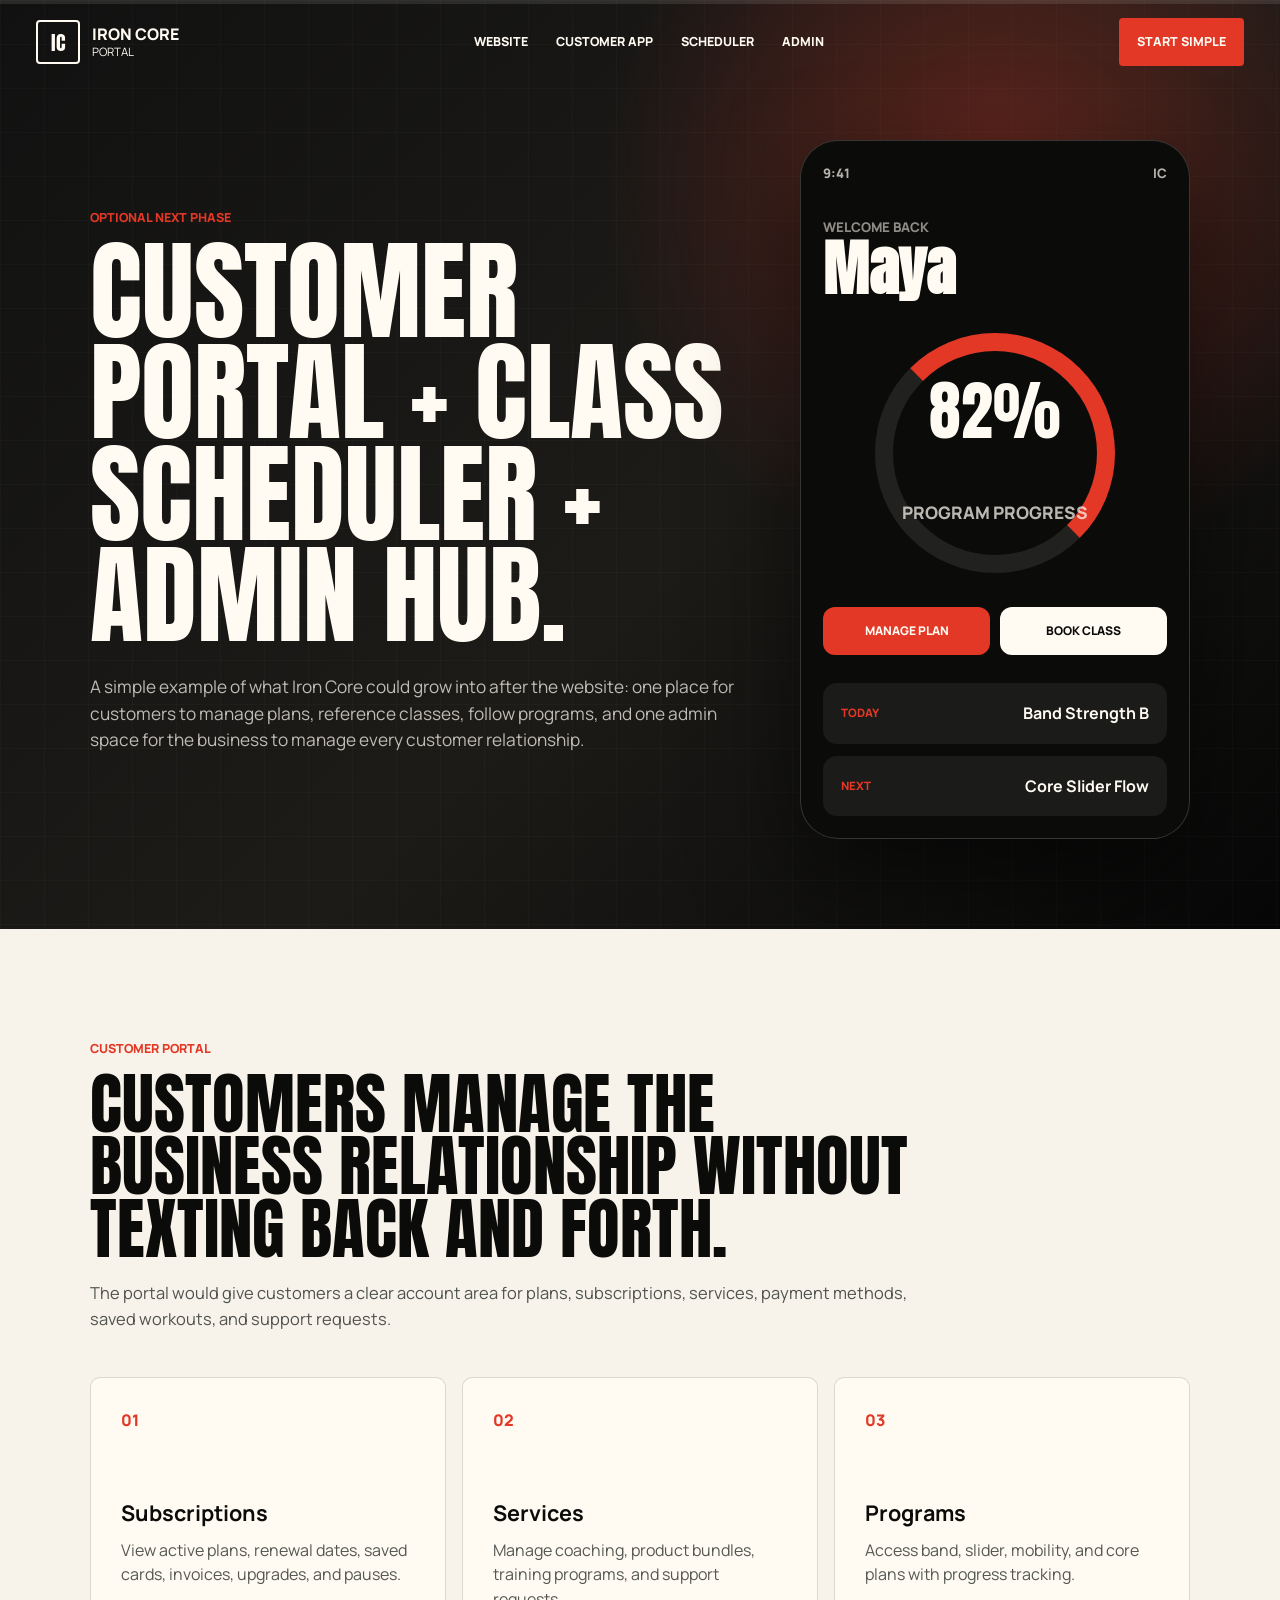
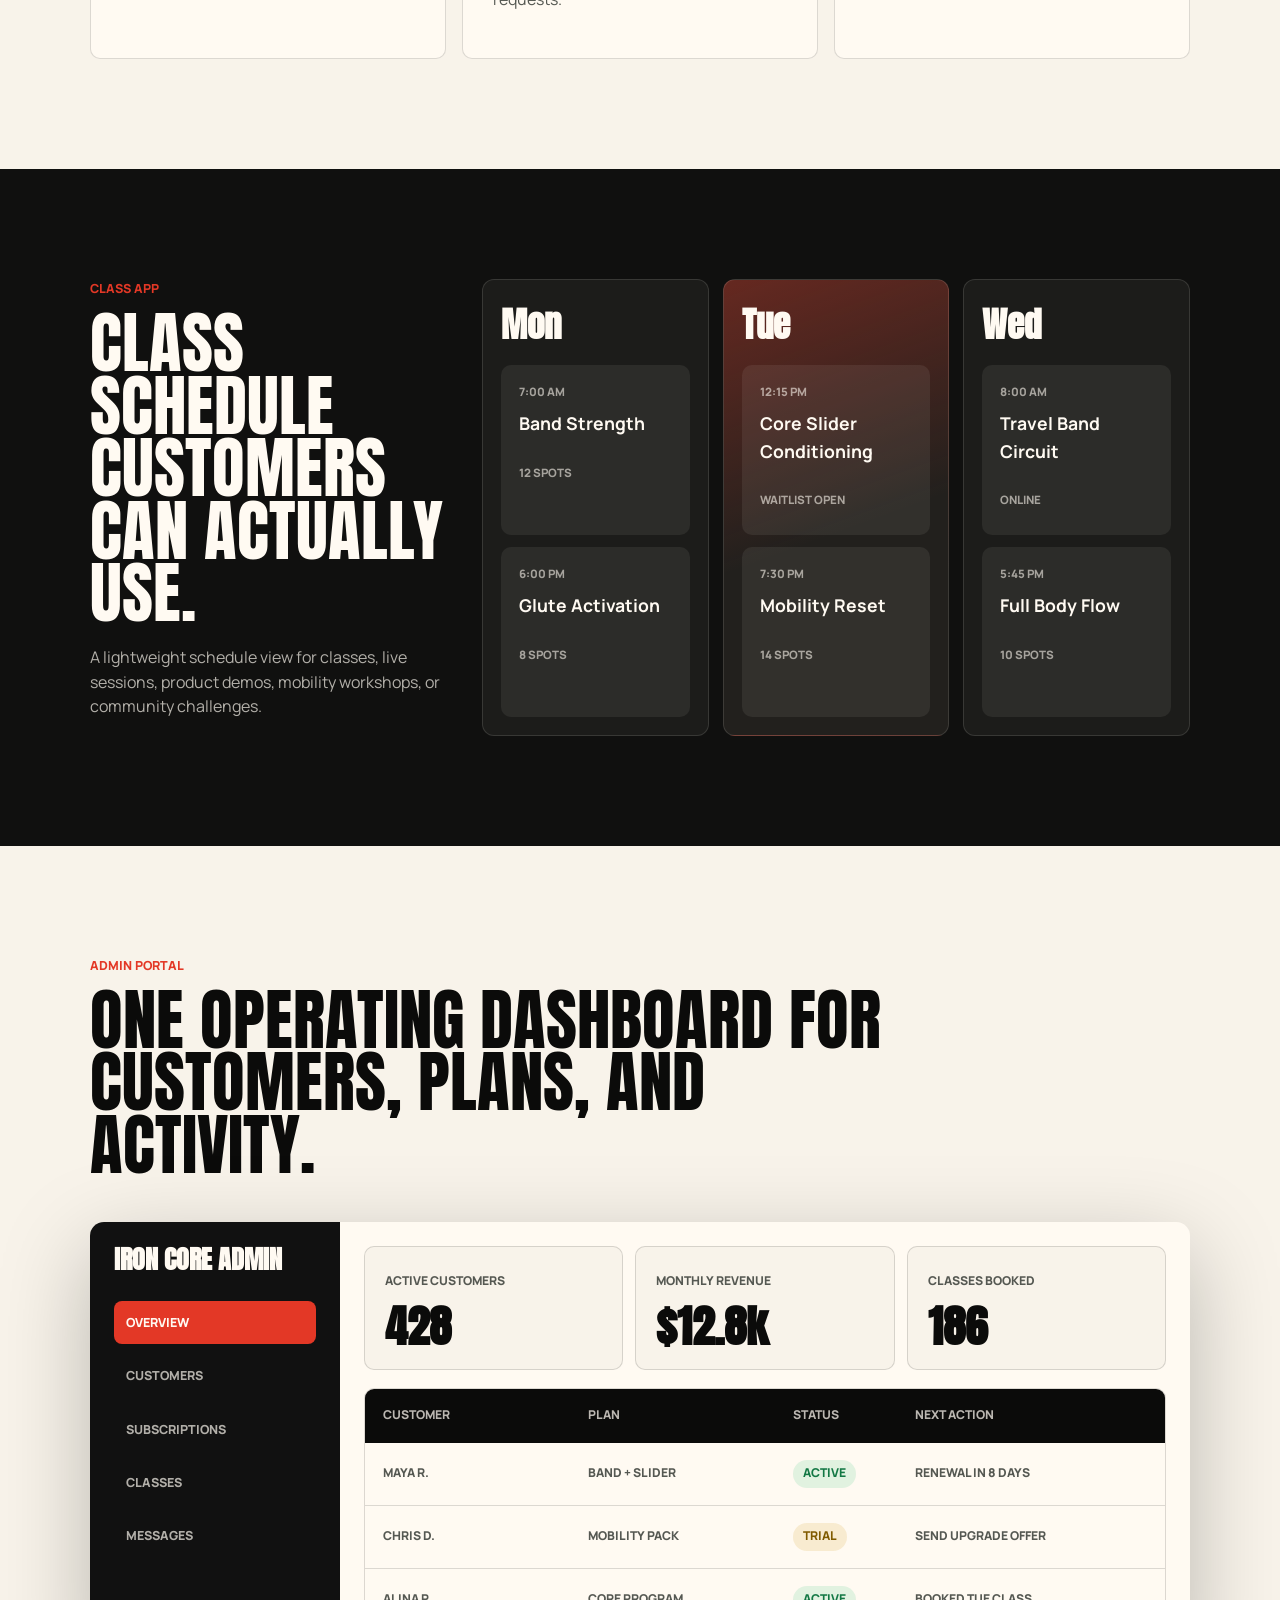
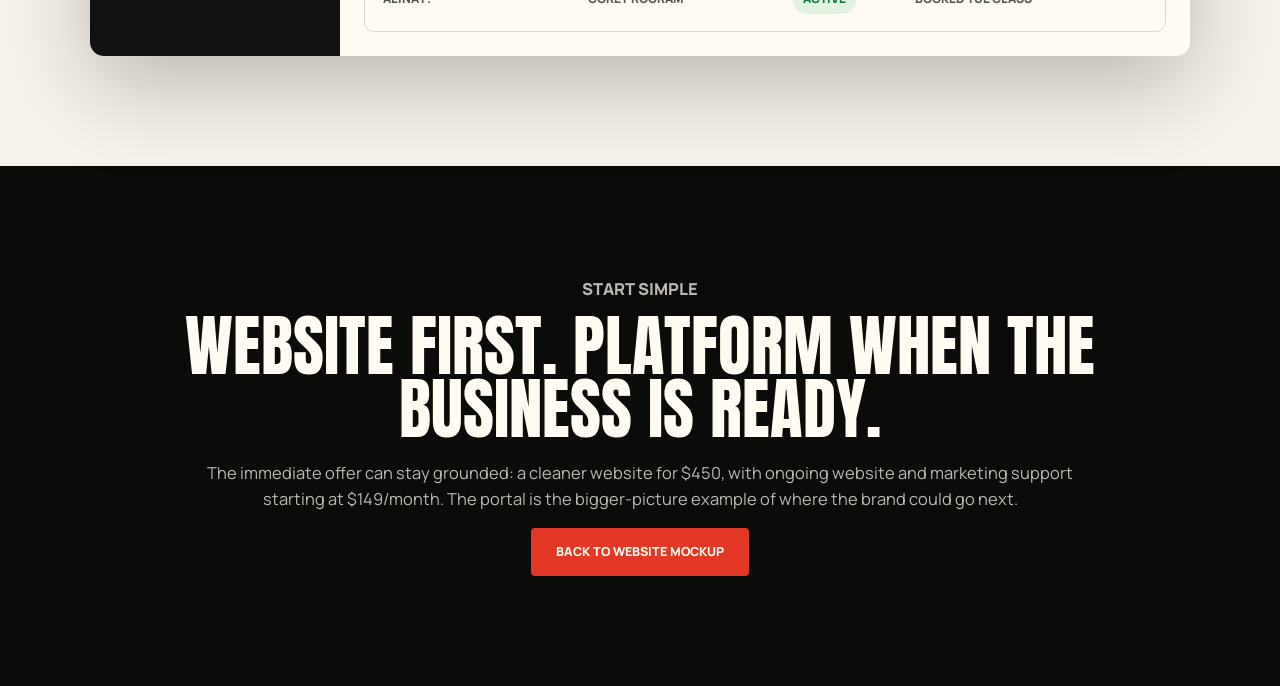
<file: portal.html>
<!doctype html>
<html lang="en">
  <head>
    <meta charset="utf-8" />
    <meta name="viewport" content="width=device-width, initial-scale=1" />
    <title>Iron Core Fitness | Customer Portal Mockup</title>
    <meta
      name="description"
      content="A concept customer portal, class scheduler, and admin dashboard for Iron Core Fitness."
    />
    <link rel="preconnect" href="https://fonts.googleapis.com" />
    <link rel="preconnect" href="https://fonts.gstatic.com" crossorigin />
    <link
      href="https://fonts.googleapis.com/css2?family=Anton&family=Manrope:wght@400;600;700;800&display=swap"
      rel="stylesheet"
    />
    <link rel="stylesheet" href="styles.css" />
    <script>
      document.documentElement.classList.add("js");
    </script>
  </head>
  <body class="portal-page">
    <div class="progress-rail" aria-hidden="true"><span id="scrollProgress"></span></div>

    <header class="site-header is-scrolled" id="top">
      <a class="brand" href="index.html" aria-label="Back to Iron Core Fitness home">
        <span class="brand-mark">IC</span>
        <span>
          <strong>Iron Core</strong>
          <small>Portal</small>
        </span>
      </a>
      <button class="menu-toggle" type="button" aria-label="Open navigation" aria-expanded="false">
        <span></span><span></span>
      </button>
      <nav class="main-nav" aria-label="Primary navigation">
        <a href="index.html">Website</a>
        <a href="#customer">Customer App</a>
        <a href="#scheduler">Scheduler</a>
        <a href="#admin">Admin</a>
      </nav>
      <a class="header-cta" href="index.html#contact">Start Simple</a>
    </header>

    <main>
      <section class="portal-hero">
        <div class="portal-hero-copy reveal">
          <p class="eyebrow">Optional next phase</p>
          <h1>Customer Portal + Class Scheduler + Admin Hub.</h1>
          <p>
            A simple example of what Iron Core could grow into after the website: one place for
            customers to manage plans, reference classes, follow programs, and one admin space for
            the business to manage every customer relationship.
          </p>
        </div>
        <div class="portal-device reveal delay-1" aria-label="Customer portal phone preview">
          <div class="device-status">
            <span>9:41</span>
            <span>IC</span>
          </div>
          <div class="device-greeting">
            <small>Welcome back</small>
            <strong>Maya</strong>
          </div>
          <div class="plan-ring">
            <span>82%</span>
            <p>Program progress</p>
          </div>
          <div class="device-actions">
            <button>Manage Plan</button>
            <button>Book Class</button>
          </div>
          <div class="device-list">
            <div>
              <span>Today</span>
              <strong>Band Strength B</strong>
            </div>
            <div>
              <span>Next</span>
              <strong>Core Slider Flow</strong>
            </div>
          </div>
        </div>
      </section>

      <section class="section portal-section" id="customer">
        <div class="section-head reveal">
          <p class="eyebrow">Customer portal</p>
          <h2>Customers manage the business relationship without texting back and forth.</h2>
          <p>
            The portal would give customers a clear account area for plans, subscriptions,
            services, payment methods, saved workouts, and support requests.
          </p>
        </div>
        <div class="portal-feature-grid">
          <article class="portal-feature reveal">
            <span>01</span>
            <h3>Subscriptions</h3>
            <p>View active plans, renewal dates, saved cards, invoices, upgrades, and pauses.</p>
          </article>
          <article class="portal-feature reveal delay-1">
            <span>02</span>
            <h3>Services</h3>
            <p>Manage coaching, product bundles, training programs, and support requests.</p>
          </article>
          <article class="portal-feature reveal delay-2">
            <span>03</span>
            <h3>Programs</h3>
            <p>Access band, slider, mobility, and core plans with progress tracking.</p>
          </article>
        </div>
      </section>

      <section class="section schedule-section" id="scheduler">
        <div class="scheduler-shell reveal">
          <aside class="schedule-sidebar">
            <p class="eyebrow">Class app</p>
            <h2>Class schedule customers can actually use.</h2>
            <p>
              A lightweight schedule view for classes, live sessions, product demos, mobility
              workshops, or community challenges.
            </p>
          </aside>
          <div class="schedule-board">
            <div class="schedule-day">
              <strong>Mon</strong>
              <article>
                <span>7:00 AM</span>
                <b>Band Strength</b>
                <small>12 spots</small>
              </article>
              <article>
                <span>6:00 PM</span>
                <b>Glute Activation</b>
                <small>8 spots</small>
              </article>
            </div>
            <div class="schedule-day hot">
              <strong>Tue</strong>
              <article>
                <span>12:15 PM</span>
                <b>Core Slider Conditioning</b>
                <small>Waitlist open</small>
              </article>
              <article>
                <span>7:30 PM</span>
                <b>Mobility Reset</b>
                <small>14 spots</small>
              </article>
            </div>
            <div class="schedule-day">
              <strong>Wed</strong>
              <article>
                <span>8:00 AM</span>
                <b>Travel Band Circuit</b>
                <small>Online</small>
              </article>
              <article>
                <span>5:45 PM</span>
                <b>Full Body Flow</b>
                <small>10 spots</small>
              </article>
            </div>
          </div>
        </div>
      </section>

      <section class="section admin-section" id="admin">
        <div class="section-head reveal">
          <p class="eyebrow">Admin portal</p>
          <h2>One operating dashboard for customers, plans, and activity.</h2>
        </div>
        <div class="admin-dashboard reveal">
          <aside class="admin-nav">
            <strong>Iron Core Admin</strong>
            <a class="active" href="#admin">Overview</a>
            <a href="#admin">Customers</a>
            <a href="#admin">Subscriptions</a>
            <a href="#admin">Classes</a>
            <a href="#admin">Messages</a>
          </aside>
          <div class="admin-main">
            <div class="admin-stats">
              <article>
                <span>Active Customers</span>
                <strong>428</strong>
              </article>
              <article>
                <span>Monthly Revenue</span>
                <strong>$12.8k</strong>
              </article>
              <article>
                <span>Classes Booked</span>
                <strong>186</strong>
              </article>
            </div>
            <div class="admin-table">
              <div class="table-row head">
                <span>Customer</span>
                <span>Plan</span>
                <span>Status</span>
                <span>Next action</span>
              </div>
              <div class="table-row">
                <span>Maya R.</span>
                <span>Band + Slider</span>
                <span class="pill good">Active</span>
                <span>Renewal in 8 days</span>
              </div>
              <div class="table-row">
                <span>Chris D.</span>
                <span>Mobility Pack</span>
                <span class="pill warn">Trial</span>
                <span>Send upgrade offer</span>
              </div>
              <div class="table-row">
                <span>Alina P.</span>
                <span>Core Program</span>
                <span class="pill good">Active</span>
                <span>Booked Tue class</span>
              </div>
            </div>
          </div>
        </div>
      </section>

      <section class="portal-close section">
        <div class="cta-box reveal">
          <p class="eyebrow">Start simple</p>
          <h2>Website first. Platform when the business is ready.</h2>
          <p>
            The immediate offer can stay grounded: a cleaner website for $450, with ongoing website
            and marketing support starting at $149/month. The portal is the bigger-picture example
            of where the brand could go next.
          </p>
          <a class="button button-primary" href="index.html">Back to Website Mockup</a>
        </div>
      </section>
    </main>

    <script src="script.js"></script>
  </body>
</html>
</file>
<file: styles.css>
:root {
  --ink: #0b0b0a;
  --charcoal: #151515;
  --steel: #6f7672;
  --ash: #e7e1d8;
  --paper: #f8f3ea;
  --white: #fffaf2;
  --red: #e33826;
  --red-dark: #a61f14;
  --gold: #d8a436;
  --green: #2fbf71;
  --line: rgba(11, 11, 10, 0.14);
  --shadow: 0 28px 90px rgba(0, 0, 0, 0.25);
}

* {
  box-sizing: border-box;
}

html {
  scroll-behavior: smooth;
}

body {
  margin: 0;
  background: var(--paper);
  color: var(--ink);
  font-family: "Manrope", sans-serif;
  line-height: 1.55;
}

body.menu-open {
  overflow: hidden;
}

img {
  display: block;
  max-width: 100%;
}

a {
  color: inherit;
  text-decoration: none;
}

button,
input {
  font: inherit;
}

.progress-rail {
  position: fixed;
  top: 0;
  left: 0;
  z-index: 80;
  width: 100%;
  height: 4px;
  background: rgba(255, 250, 242, 0.1);
}

.progress-rail span {
  display: block;
  width: 0%;
  height: 100%;
  background: var(--red);
}

.site-header {
  position: fixed;
  inset: 0 0 auto 0;
  z-index: 70;
  display: grid;
  grid-template-columns: auto 1fr auto;
  align-items: center;
  gap: 28px;
  padding: 18px 36px;
  color: var(--white);
  transition: background 220ms ease, color 220ms ease, box-shadow 220ms ease;
}

.site-header.is-scrolled {
  background: rgba(248, 243, 234, 0.92);
  color: var(--ink);
  box-shadow: 0 12px 40px rgba(0, 0, 0, 0.08);
  backdrop-filter: blur(18px);
}

.brand {
  display: inline-flex;
  align-items: center;
  gap: 12px;
  min-width: max-content;
}

.brand-mark {
  display: grid;
  width: 44px;
  height: 44px;
  place-items: center;
  border: 2px solid currentColor;
  border-radius: 4px;
  font-family: "Anton", sans-serif;
  font-size: 1.25rem;
}

.brand strong,
.brand small {
  display: block;
  line-height: 1;
}

.brand strong {
  font-weight: 800;
  text-transform: uppercase;
}

.brand small {
  margin-top: 4px;
  color: currentColor;
  font-size: 0.72rem;
  text-transform: uppercase;
}

.main-nav {
  display: flex;
  justify-content: center;
  gap: 28px;
  font-size: 0.78rem;
  font-weight: 800;
  text-transform: uppercase;
}

.main-nav a {
  position: relative;
}

.main-nav a::after {
  position: absolute;
  right: 0;
  bottom: -7px;
  left: 0;
  height: 2px;
  background: var(--red);
  content: "";
  transform: scaleX(0);
  transform-origin: left;
  transition: transform 180ms ease;
}

.main-nav a:hover::after {
  transform: scaleX(1);
}

.header-cta,
.button,
.signup-form button,
.mobile-shop a {
  display: inline-flex;
  align-items: center;
  justify-content: center;
  min-height: 48px;
  border-radius: 4px;
  font-size: 0.78rem;
  font-weight: 900;
  text-transform: uppercase;
}

.header-cta {
  padding: 0 18px;
  background: var(--red);
  color: var(--white);
}

.menu-toggle {
  display: none;
}

.hero {
  position: relative;
  min-height: 100svh;
  overflow: hidden;
  background: var(--ink);
  color: var(--white);
}

.hero-media,
.hero-overlay {
  position: absolute;
  inset: 0;
}

.hero-media img {
  width: 100%;
  height: 100%;
  object-fit: cover;
  filter: saturate(0.82) contrast(1.06);
  transform: scale(1.06);
}

.hero-overlay {
  background:
    radial-gradient(circle at 82% 22%, rgba(227, 56, 38, 0.32), transparent 30%),
    linear-gradient(90deg, rgba(0, 0, 0, 0.88), rgba(0, 0, 0, 0.34) 54%, rgba(0, 0, 0, 0.7));
}

.hero-grid {
  position: relative;
  z-index: 2;
  display: grid;
  min-height: 100svh;
  grid-template-columns: minmax(0, 1fr) 360px;
  align-items: end;
  gap: 48px;
  padding: 150px 7vw 84px;
}

.hero-copy {
  max-width: 860px;
}

.eyebrow {
  margin: 0 0 14px;
  color: var(--red);
  font-size: 0.78rem;
  font-weight: 900;
  text-transform: uppercase;
}

h1,
h2,
h3,
p {
  margin-top: 0;
}

h1,
h2 {
  font-family: "Anton", sans-serif;
  font-weight: 400;
  line-height: 0.93;
  text-transform: uppercase;
}

h1 {
  max-width: 780px;
  margin-bottom: 28px;
  font-size: 6.8rem;
}

h2 {
  margin-bottom: 20px;
  font-size: 4.2rem;
}

h3 {
  margin-bottom: 12px;
  font-size: 1.35rem;
  line-height: 1.14;
}

.hero-text {
  max-width: 600px;
  color: rgba(255, 250, 242, 0.82);
  font-size: 1.14rem;
}

.hero-actions {
  display: flex;
  flex-wrap: wrap;
  gap: 14px;
  margin-top: 34px;
}

.button {
  padding: 0 24px;
  border: 1px solid transparent;
}

.button-primary {
  background: var(--red);
  color: var(--white);
}

.button-ghost {
  border-color: rgba(255, 250, 242, 0.42);
  background: rgba(255, 250, 242, 0.08);
  color: var(--white);
  backdrop-filter: blur(12px);
}

.hero-panel {
  display: grid;
  gap: 1px;
  align-self: end;
  border: 1px solid rgba(255, 250, 242, 0.22);
  background: rgba(255, 250, 242, 0.12);
  box-shadow: var(--shadow);
  backdrop-filter: blur(18px);
}

.hero-panel div {
  padding: 24px;
  background: rgba(0, 0, 0, 0.35);
}

.metric {
  display: block;
  margin-bottom: 6px;
  color: var(--white);
  font-family: "Anton", sans-serif;
  font-size: 3rem;
  line-height: 1;
}

.hero-panel p {
  margin: 0;
  color: rgba(255, 250, 242, 0.72);
  font-size: 0.86rem;
  font-weight: 800;
  text-transform: uppercase;
}

.scroll-cue {
  position: absolute;
  bottom: 22px;
  left: 50%;
  z-index: 3;
  display: grid;
  width: 34px;
  height: 54px;
  place-items: start center;
  border: 1px solid rgba(255, 250, 242, 0.44);
  border-radius: 18px;
  transform: translateX(-50%);
}

.scroll-cue span {
  width: 5px;
  height: 10px;
  margin-top: 10px;
  border-radius: 8px;
  background: var(--white);
  animation: scrollCue 1.6s ease-in-out infinite;
}

.marquee-band {
  overflow: hidden;
  border-block: 1px solid var(--ink);
  background: var(--red);
  color: var(--white);
}

.marquee-track {
  display: flex;
  width: max-content;
  animation: marquee 22s linear infinite;
}

.marquee-track span {
  padding: 18px 34px;
  font-family: "Anton", sans-serif;
  font-size: 2rem;
  text-transform: uppercase;
}

.section {
  padding: 110px 7vw;
}

.section-head {
  max-width: 820px;
  margin-bottom: 46px;
}

.section-head p:not(.eyebrow),
.product-copy p,
.workout-sticky p,
.proof-copy p,
.cta-box p {
  color: #4f524e;
  font-size: 1.03rem;
}

.goal-grid {
  display: grid;
  grid-template-columns: repeat(4, minmax(0, 1fr));
  gap: 14px;
}

.goal-card {
  min-height: 270px;
  padding: 26px;
  border: 1px solid var(--line);
  border-radius: 8px;
  background: var(--white);
  transition: transform 220ms ease, box-shadow 220ms ease, border-color 220ms ease;
}

.goal-card:hover {
  border-color: color-mix(in srgb, var(--accent) 62%, var(--ink));
  box-shadow: 0 22px 60px rgba(0, 0, 0, 0.12);
  transform: translateY(-8px);
}

.goal-card span {
  display: inline-flex;
  margin-bottom: 54px;
  color: var(--accent);
  font-weight: 900;
}

.goal-card h3 {
  font-size: 1.55rem;
}

.goal-card p {
  margin: 0;
  color: #555852;
}

.product-stage {
  display: grid;
  grid-template-columns: minmax(0, 1.05fr) minmax(360px, 0.95fr);
  gap: 48px;
  align-items: stretch;
  margin-top: 90px;
  background: var(--ink);
  color: var(--white);
}

.product-image {
  min-height: 520px;
  overflow: hidden;
}

.product-image img {
  width: 100%;
  height: 100%;
  object-fit: cover;
  filter: saturate(0.9);
}

.product-copy {
  display: flex;
  flex-direction: column;
  justify-content: center;
  padding: 56px;
}

.product-copy p {
  color: rgba(255, 250, 242, 0.72);
}

.region-grid {
  display: grid;
  grid-template-columns: repeat(3, 1fr);
  gap: 10px;
  margin-top: 24px;
}

.region-grid a {
  display: grid;
  min-height: 76px;
  place-items: center;
  border: 1px solid rgba(255, 250, 242, 0.24);
  border-radius: 6px;
  font-family: "Anton", sans-serif;
  font-size: 1.8rem;
  transition: background 180ms ease, transform 180ms ease;
}

.region-grid a:hover {
  background: var(--red);
  transform: translateY(-3px);
}

.gear {
  background: #111;
  color: var(--white);
}

.gear .section-head p:not(.eyebrow) {
  color: rgba(255, 250, 242, 0.72);
}

.gear-grid {
  display: grid;
  grid-template-columns: repeat(3, minmax(0, 1fr));
  gap: 16px;
}

.gear-card {
  overflow: hidden;
  border: 1px solid rgba(255, 250, 242, 0.14);
  border-radius: 8px;
  background: #1c1c1a;
}

.gear-card img {
  width: 100%;
  height: 280px;
  object-fit: cover;
  transition: transform 450ms ease;
}

.gear-card:hover img {
  transform: scale(1.06);
}

.gear-card div {
  padding: 26px;
}

.gear-card p {
  color: rgba(255, 250, 242, 0.68);
}

.gear-card a,
.workout-card a {
  color: var(--red);
  font-size: 0.78rem;
  font-weight: 900;
  text-transform: uppercase;
}

.workouts {
  background:
    linear-gradient(90deg, rgba(227, 56, 38, 0.09), transparent 34%),
    var(--paper);
}

.workout-layout {
  display: grid;
  grid-template-columns: 380px minmax(0, 1fr);
  gap: 60px;
}

.workout-sticky {
  position: sticky;
  top: 116px;
  align-self: start;
}

.filter-row {
  display: flex;
  flex-wrap: wrap;
  gap: 8px;
  margin-top: 24px;
}

.filter {
  min-height: 40px;
  padding: 0 14px;
  border: 1px solid var(--line);
  border-radius: 4px;
  background: var(--white);
  color: var(--ink);
  cursor: pointer;
  font-size: 0.76rem;
  font-weight: 900;
  text-transform: uppercase;
}

.filter.active {
  border-color: var(--red);
  background: var(--red);
  color: var(--white);
}

.workout-list {
  display: grid;
  gap: 18px;
}

.workout-card {
  min-height: 230px;
  padding: 34px;
  border: 1px solid var(--line);
  border-radius: 8px;
  background: var(--white);
  box-shadow: 0 18px 50px rgba(0, 0, 0, 0.06);
  transition: opacity 180ms ease, transform 180ms ease;
}

.workout-card.is-hidden {
  display: none;
}

.workout-card span,
.guide-card span {
  display: inline-block;
  margin-bottom: 26px;
  color: var(--red);
  font-size: 0.76rem;
  font-weight: 900;
  text-transform: uppercase;
}

.workout-card h3 {
  font-size: 1.8rem;
}

.workout-card p {
  max-width: 620px;
  color: #555852;
}

.proof {
  display: grid;
  grid-template-columns: minmax(0, 0.95fr) minmax(360px, 0.85fr);
  gap: 60px;
  align-items: center;
  background: var(--white);
}

.proof-media {
  overflow: hidden;
  border-radius: 8px;
  box-shadow: var(--shadow);
}

.proof-media img {
  width: 100%;
  height: 640px;
  object-fit: cover;
}

.check-list {
  display: grid;
  gap: 14px;
  margin: 28px 0 0;
  padding: 0;
  list-style: none;
}

.check-list li {
  position: relative;
  padding-left: 30px;
  font-weight: 700;
}

.check-list li::before {
  position: absolute;
  top: 2px;
  left: 0;
  color: var(--red);
  content: "✓";
  font-weight: 900;
}

.guide-grid {
  display: grid;
  grid-template-columns: repeat(3, minmax(0, 1fr));
  gap: 16px;
}

.guide-card {
  min-height: 310px;
  padding: 30px;
  border: 1px solid var(--line);
  border-radius: 8px;
  background: var(--white);
  transition: transform 220ms ease, box-shadow 220ms ease;
}

.guide-card:hover {
  box-shadow: 0 24px 70px rgba(0, 0, 0, 0.12);
  transform: translateY(-8px);
}

.guide-card h3 {
  font-size: 1.75rem;
}

.guide-card p {
  color: #555852;
}

.cta-section {
  background: var(--ink);
  color: var(--white);
}

.cta-box {
  max-width: 920px;
  margin: 0 auto;
  text-align: center;
}

.cta-box p {
  color: rgba(255, 250, 242, 0.72);
}

.signup-form {
  display: grid;
  max-width: 560px;
  grid-template-columns: 1fr auto;
  gap: 10px;
  margin: 34px auto 14px;
}

.signup-form input {
  min-height: 56px;
  border: 1px solid rgba(255, 250, 242, 0.2);
  border-radius: 4px;
  background: rgba(255, 250, 242, 0.08);
  color: var(--white);
  padding: 0 16px;
}

.signup-form button {
  border: 0;
  background: var(--red);
  color: var(--white);
  padding: 0 22px;
  cursor: pointer;
}

.form-note {
  font-size: 0.86rem;
}

.site-footer {
  display: grid;
  grid-template-columns: minmax(0, 1fr) auto;
  gap: 48px;
  padding: 56px 7vw 86px;
  background: #070707;
  color: var(--white);
}

.site-footer p {
  max-width: 380px;
  margin: 18px 0 0;
  color: rgba(255, 250, 242, 0.62);
}

.site-footer nav {
  display: flex;
  flex-wrap: wrap;
  justify-content: flex-end;
  gap: 18px 28px;
  max-width: 520px;
}

.site-footer a {
  font-size: 0.78rem;
  font-weight: 900;
  text-transform: uppercase;
}

.mobile-shop {
  display: none;
}

.portal-preview {
  display: grid;
  grid-template-columns: minmax(0, 0.9fr) 420px;
  gap: 56px;
  align-items: center;
  background: var(--white);
}

.portal-preview-copy {
  max-width: 760px;
}

.portal-preview-copy p:not(.eyebrow) {
  color: #4f524e;
  font-size: 1.04rem;
}

.portal-preview-copy .button {
  margin-top: 16px;
}

.portal-mini {
  display: grid;
  gap: 14px;
  padding: 22px;
  border-radius: 22px;
  background: #111;
  color: var(--white);
  box-shadow: var(--shadow);
}

.mini-top {
  display: flex;
  align-items: center;
  justify-content: space-between;
  margin-bottom: 4px;
}

.mini-top span {
  width: 42px;
  height: 6px;
  border-radius: 999px;
  background: rgba(255, 250, 242, 0.3);
}

.mini-card {
  padding: 20px;
  border: 1px solid rgba(255, 250, 242, 0.12);
  border-radius: 14px;
  background: #1d1d1b;
}

.mini-card.active {
  background:
    linear-gradient(135deg, rgba(227, 56, 38, 0.5), transparent 62%),
    #24211d;
}

.mini-card p,
.mini-card small {
  margin: 0;
  color: rgba(255, 250, 242, 0.6);
  font-size: 0.78rem;
  font-weight: 800;
  text-transform: uppercase;
}

.mini-card strong {
  display: block;
  margin: 6px 0;
  font-size: 1.15rem;
}

.mini-grid {
  display: grid;
  grid-template-columns: repeat(2, 1fr);
  gap: 10px;
}

.mini-grid span {
  display: grid;
  min-height: 54px;
  place-items: center;
  border-radius: 10px;
  background: rgba(255, 250, 242, 0.08);
  font-size: 0.75rem;
  font-weight: 900;
  text-transform: uppercase;
}

.portal-page {
  background: #10100f;
}

.portal-hero {
  position: relative;
  display: grid;
  min-height: 100svh;
  grid-template-columns: minmax(0, 1fr) 390px;
  gap: 58px;
  align-items: center;
  overflow: hidden;
  padding: 140px 7vw 90px;
  background:
    radial-gradient(circle at 78% 20%, rgba(227, 56, 38, 0.35), transparent 32%),
    linear-gradient(135deg, #111 0%, #1c1b18 55%, #070707 100%);
  color: var(--white);
}

.portal-hero::before {
  position: absolute;
  inset: 0;
  opacity: 0.12;
  background-image:
    linear-gradient(rgba(255, 250, 242, 0.18) 1px, transparent 1px),
    linear-gradient(90deg, rgba(255, 250, 242, 0.18) 1px, transparent 1px);
  background-size: 44px 44px;
  content: "";
}

.portal-hero-copy,
.portal-device {
  position: relative;
  z-index: 1;
}

.portal-hero h1 {
  max-width: 900px;
}

.portal-hero p:not(.eyebrow) {
  max-width: 680px;
  color: rgba(255, 250, 242, 0.72);
  font-size: 1.08rem;
}

.portal-device {
  min-height: 680px;
  padding: 22px;
  border: 1px solid rgba(255, 250, 242, 0.18);
  border-radius: 38px;
  background: #0b0b0a;
  box-shadow: 0 40px 100px rgba(0, 0, 0, 0.55);
}

.device-status,
.device-actions,
.device-list div {
  display: flex;
  align-items: center;
  justify-content: space-between;
}

.device-status {
  color: rgba(255, 250, 242, 0.7);
  font-size: 0.82rem;
  font-weight: 900;
}

.device-greeting {
  margin-top: 34px;
}

.device-greeting small {
  display: block;
  color: rgba(255, 250, 242, 0.54);
  font-weight: 800;
  text-transform: uppercase;
}

.device-greeting strong {
  display: block;
  font-family: "Anton", sans-serif;
  font-size: 3.8rem;
  line-height: 1;
}

.plan-ring {
  display: grid;
  width: 240px;
  height: 240px;
  place-items: center;
  margin: 34px auto;
  border: 18px solid rgba(255, 250, 242, 0.09);
  border-top-color: var(--red);
  border-right-color: var(--red);
  border-radius: 50%;
  text-align: center;
}

.plan-ring span {
  display: block;
  font-family: "Anton", sans-serif;
  font-size: 4rem;
  line-height: 1;
}

.plan-ring p {
  margin: 0;
  color: rgba(255, 250, 242, 0.58);
  font-size: 0.78rem;
  font-weight: 900;
  text-transform: uppercase;
}

.device-actions {
  gap: 10px;
}

.device-actions button {
  min-height: 48px;
  flex: 1;
  border: 0;
  border-radius: 12px;
  background: var(--red);
  color: var(--white);
  cursor: pointer;
  font-size: 0.75rem;
  font-weight: 900;
  text-transform: uppercase;
}

.device-actions button + button {
  background: var(--white);
  color: var(--ink);
}

.device-list {
  display: grid;
  gap: 12px;
  margin-top: 28px;
}

.device-list div {
  padding: 18px;
  border-radius: 14px;
  background: #1b1b19;
}

.device-list span {
  color: var(--red);
  font-size: 0.72rem;
  font-weight: 900;
  text-transform: uppercase;
}

.portal-section,
.admin-section {
  background: var(--paper);
}

.portal-feature-grid {
  display: grid;
  grid-template-columns: repeat(3, minmax(0, 1fr));
  gap: 16px;
}

.portal-feature {
  min-height: 280px;
  padding: 30px;
  border: 1px solid var(--line);
  border-radius: 10px;
  background: var(--white);
}

.portal-feature span {
  display: inline-block;
  margin-bottom: 68px;
  color: var(--red);
  font-weight: 900;
}

.portal-feature p {
  color: #555852;
}

.schedule-section {
  background: #10100f;
  color: var(--white);
}

.scheduler-shell {
  display: grid;
  grid-template-columns: 360px minmax(0, 1fr);
  gap: 32px;
}

.schedule-sidebar {
  position: sticky;
  top: 116px;
  align-self: start;
}

.schedule-sidebar p:not(.eyebrow) {
  color: rgba(255, 250, 242, 0.68);
}

.schedule-board {
  display: grid;
  grid-template-columns: repeat(3, minmax(0, 1fr));
  gap: 14px;
}

.schedule-day {
  display: grid;
  gap: 12px;
  padding: 18px;
  border: 1px solid rgba(255, 250, 242, 0.12);
  border-radius: 12px;
  background: #1c1c1a;
}

.schedule-day.hot {
  background:
    linear-gradient(160deg, rgba(227, 56, 38, 0.35), transparent 55%),
    #22201d;
}

.schedule-day > strong {
  font-family: "Anton", sans-serif;
  font-size: 2.2rem;
}

.schedule-day article {
  min-height: 170px;
  padding: 18px;
  border-radius: 10px;
  background: rgba(255, 250, 242, 0.07);
}

.schedule-day span,
.schedule-day small {
  display: block;
  color: rgba(255, 250, 242, 0.58);
  font-size: 0.72rem;
  font-weight: 900;
  text-transform: uppercase;
}

.schedule-day b {
  display: block;
  margin: 10px 0 26px;
  font-size: 1.1rem;
}

.admin-dashboard {
  display: grid;
  grid-template-columns: 250px minmax(0, 1fr);
  overflow: hidden;
  border-radius: 14px;
  background: var(--white);
  box-shadow: var(--shadow);
}

.admin-nav {
  display: grid;
  align-content: start;
  gap: 10px;
  padding: 24px;
  background: #111;
  color: var(--white);
}

.admin-nav strong {
  margin-bottom: 18px;
  font-family: "Anton", sans-serif;
  font-size: 1.65rem;
  line-height: 1;
  text-transform: uppercase;
}

.admin-nav a {
  padding: 12px;
  border-radius: 8px;
  color: rgba(255, 250, 242, 0.68);
  font-size: 0.78rem;
  font-weight: 900;
  text-transform: uppercase;
}

.admin-nav a.active {
  background: var(--red);
  color: var(--white);
}

.admin-main {
  display: grid;
  gap: 18px;
  padding: 24px;
}

.admin-stats {
  display: grid;
  grid-template-columns: repeat(3, minmax(0, 1fr));
  gap: 12px;
}

.admin-stats article {
  padding: 20px;
  border: 1px solid var(--line);
  border-radius: 10px;
  background: var(--paper);
}

.admin-stats span,
.table-row span {
  color: #555852;
  font-size: 0.76rem;
  font-weight: 900;
  text-transform: uppercase;
}

.admin-stats strong {
  display: block;
  margin-top: 12px;
  font-family: "Anton", sans-serif;
  font-size: 2.8rem;
  line-height: 1;
}

.admin-table {
  display: grid;
  overflow: hidden;
  border: 1px solid var(--line);
  border-radius: 10px;
}

.table-row {
  display: grid;
  grid-template-columns: 1fr 1fr 110px 1.2fr;
  gap: 12px;
  align-items: center;
  padding: 17px 18px;
  border-bottom: 1px solid var(--line);
}

.table-row:last-child {
  border-bottom: 0;
}

.table-row.head {
  background: var(--ink);
}

.table-row.head span {
  color: rgba(255, 250, 242, 0.72);
}

.pill {
  display: inline-flex;
  width: max-content;
  min-height: 28px;
  align-items: center;
  border-radius: 999px;
  padding: 0 10px;
}

.pill.good {
  background: rgba(47, 191, 113, 0.14);
  color: #137844;
}

.pill.warn {
  background: rgba(216, 164, 54, 0.18);
  color: #805b00;
}

.portal-close {
  background: var(--ink);
  color: var(--white);
}

.portal-close p {
  color: rgba(255, 250, 242, 0.72);
}

.sr-only {
  position: absolute;
  width: 1px;
  height: 1px;
  overflow: hidden;
  clip: rect(0, 0, 0, 0);
  white-space: nowrap;
}

.js .reveal {
  opacity: 0;
  transform: translateY(34px);
  transition: opacity 720ms ease, transform 720ms cubic-bezier(0.22, 1, 0.36, 1);
}

.js .reveal.is-visible {
  opacity: 1;
  transform: translateY(0);
}

.delay-1 {
  transition-delay: 110ms;
}

.delay-2 {
  transition-delay: 210ms;
}

.delay-3 {
  transition-delay: 310ms;
}

@keyframes marquee {
  to {
    transform: translateX(-50%);
  }
}

@keyframes scrollCue {
  0%,
  100% {
    transform: translateY(0);
    opacity: 0.45;
  }

  50% {
    transform: translateY(16px);
    opacity: 1;
  }
}

@media (prefers-reduced-motion: reduce) {
  *,
  *::before,
  *::after {
    scroll-behavior: auto !important;
    animation-duration: 0.001ms !important;
    animation-iteration-count: 1 !important;
    transition-duration: 0.001ms !important;
  }

  .js .reveal {
    opacity: 1;
    transform: none;
  }
}

@media (max-width: 1050px) {
  h1 {
    font-size: 5rem;
  }

  h2 {
    font-size: 3.3rem;
  }

  .hero-grid,
  .product-stage,
  .proof,
  .workout-layout,
  .portal-preview,
  .portal-hero,
  .scheduler-shell,
  .admin-dashboard {
    grid-template-columns: 1fr;
  }

  .hero-grid {
    align-items: end;
  }

  .hero-panel {
    grid-template-columns: repeat(3, 1fr);
  }

  .goal-grid,
  .gear-grid,
  .guide-grid,
  .portal-feature-grid,
  .schedule-board {
    grid-template-columns: repeat(2, minmax(0, 1fr));
  }

  .workout-sticky,
  .schedule-sidebar {
    position: static;
  }
}

@media (max-width: 780px) {
  .site-header {
    grid-template-columns: auto auto;
    padding: 14px 18px;
  }

  .menu-toggle {
    display: grid;
    width: 44px;
    height: 44px;
    place-items: center;
    border: 1px solid currentColor;
    border-radius: 4px;
    background: transparent;
    color: currentColor;
  }

  .menu-toggle span {
    width: 20px;
    height: 2px;
    background: currentColor;
    transition: transform 180ms ease;
  }

  .menu-toggle span + span {
    margin-top: -14px;
  }

  .menu-open .menu-toggle span:first-child {
    transform: translateY(5px) rotate(45deg);
  }

  .menu-open .menu-toggle span:last-child {
    transform: translateY(-5px) rotate(-45deg);
  }

  .main-nav {
    position: fixed;
    inset: 72px 12px auto 12px;
    display: none;
    flex-direction: column;
    align-items: stretch;
    gap: 0;
    border-radius: 8px;
    background: var(--ink);
    color: var(--white);
    padding: 14px;
    box-shadow: var(--shadow);
  }

  .menu-open .main-nav {
    display: flex;
  }

  .main-nav a {
    padding: 16px;
    border-bottom: 1px solid rgba(255, 250, 242, 0.14);
  }

  .main-nav a:last-child {
    border-bottom: 0;
  }

  .header-cta {
    display: none;
  }

  .hero-grid {
    padding: 126px 22px 78px;
  }

  h1 {
    font-size: 3.7rem;
  }

  h2 {
    font-size: 2.55rem;
  }

  .hero-panel {
    grid-template-columns: 1fr;
  }

  .section {
    padding: 78px 22px;
  }

  .goal-grid,
  .gear-grid,
  .guide-grid,
  .portal-feature-grid,
  .schedule-board,
  .admin-stats {
    grid-template-columns: 1fr;
  }

  .portal-preview,
  .portal-hero {
    padding-inline: 22px;
  }

  .portal-hero {
    padding-top: 124px;
  }

  .portal-device {
    min-height: auto;
    border-radius: 28px;
  }

  .plan-ring {
    width: 210px;
    height: 210px;
  }

  .admin-nav {
    display: none;
  }

  .table-row {
    grid-template-columns: 1fr;
  }

  .portal-mini {
    max-width: 430px;
  }

  .product-copy {
    padding: 32px;
  }

  .product-image,
  .proof-media img {
    min-height: 0;
    height: 380px;
  }

  .region-grid {
    grid-template-columns: repeat(2, 1fr);
  }

  .signup-form {
    grid-template-columns: 1fr;
  }

  .site-footer {
    grid-template-columns: 1fr;
    padding-bottom: 104px;
  }

  .site-footer nav {
    justify-content: flex-start;
  }

  .mobile-shop {
    position: fixed;
    right: 10px;
    bottom: 10px;
    left: 10px;
    z-index: 75;
    display: grid;
    grid-template-columns: 1fr 1fr;
    gap: 8px;
    padding: 8px;
    border: 1px solid rgba(255, 250, 242, 0.18);
    border-radius: 8px;
    background: rgba(11, 11, 10, 0.9);
    backdrop-filter: blur(16px);
  }

  .mobile-shop a {
    min-height: 46px;
    background: var(--red);
    color: var(--white);
  }

  .mobile-shop a + a {
    background: var(--white);
    color: var(--ink);
  }
}

@media (max-width: 430px) {
  h1 {
    font-size: 3.15rem;
  }

  h2 {
    font-size: 2.2rem;
  }

  .hero-actions {
    flex-direction: column;
  }

  .button {
    width: 100%;
  }

  .marquee-track span {
    font-size: 1.45rem;
  }
}
</file>
